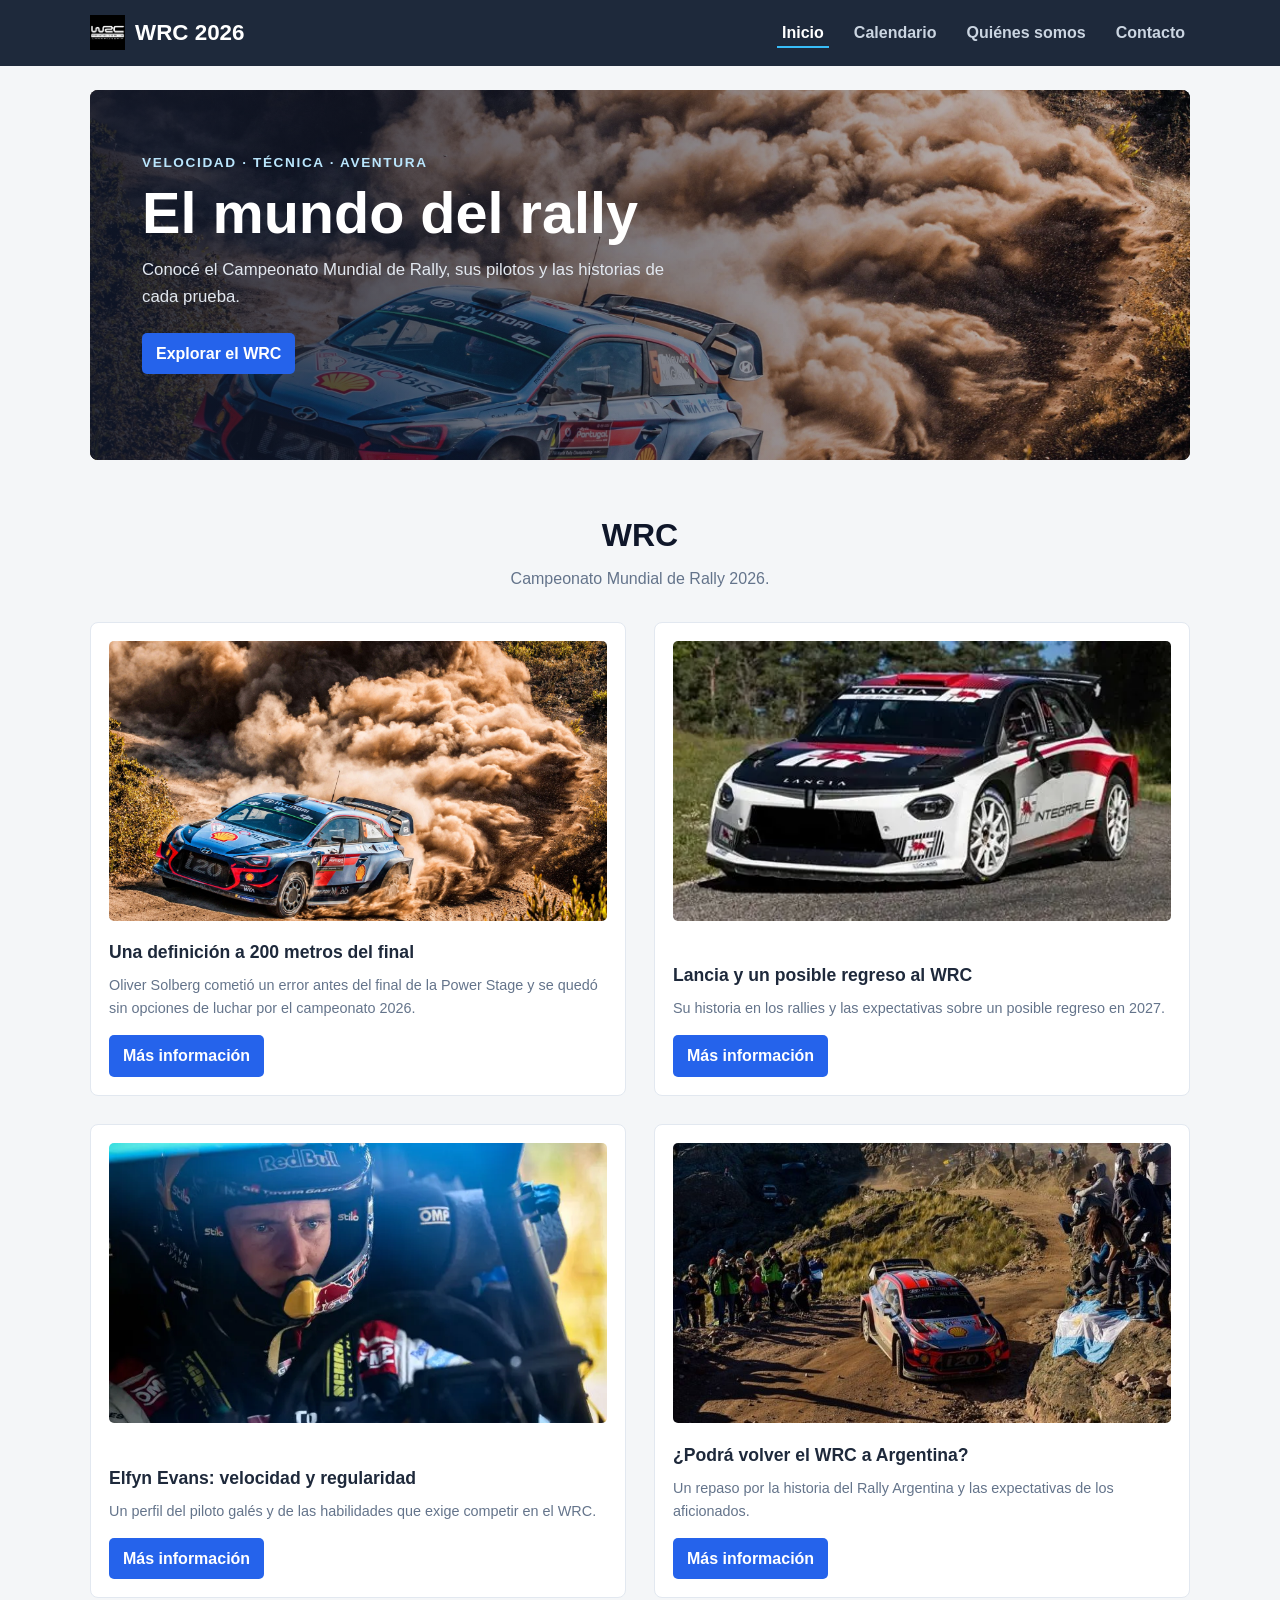
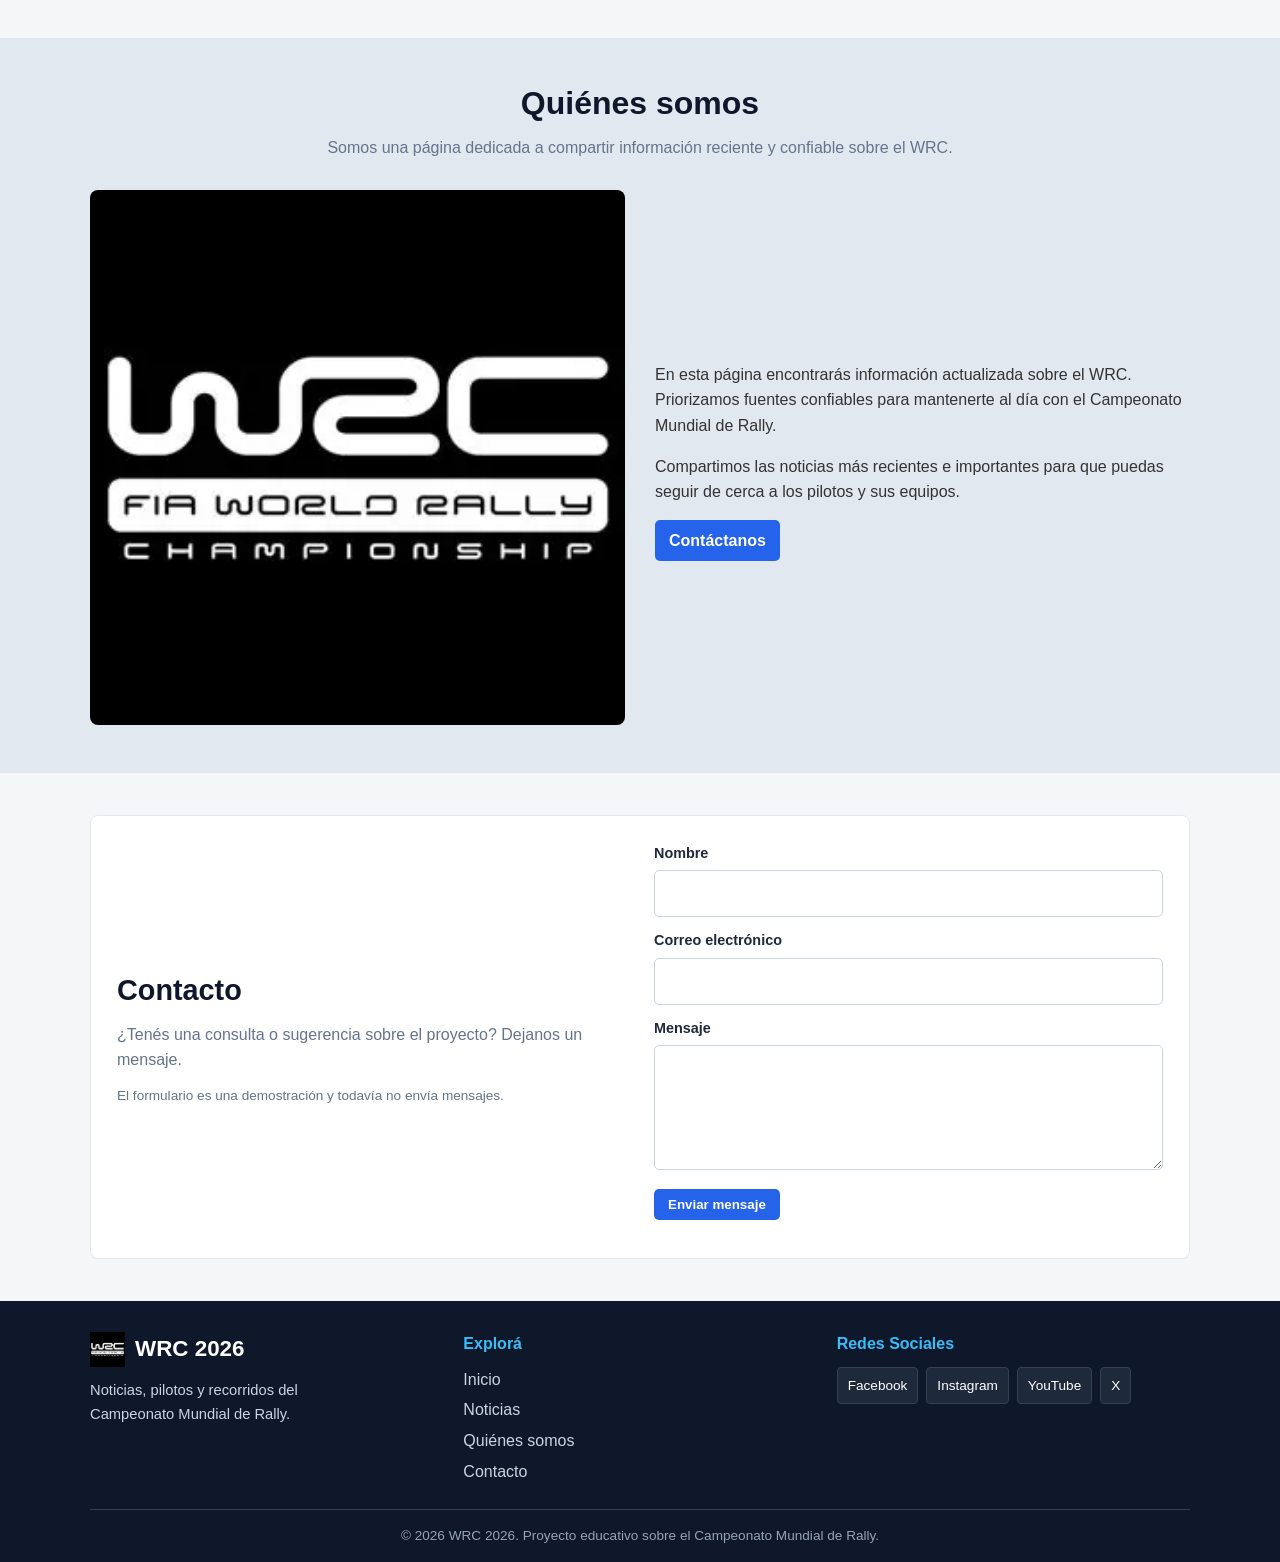
<file: index.html>
<!DOCTYPE html>
<html lang="es">
<head>
  <meta charset="UTF-8">
  <meta name="viewport" content="width=device-width, initial-scale=1.0">
  <meta name="description" content="Información sobre el Campeonato Mundial de Rally, sus pilotos y sus pruebas.">
  <title>WRC 2026 | Campeonato Mundial de Rally</title>
  <link rel="stylesheet" href="styles.css">
</head>
<body>
  <header class="header">
    <div class="container navbar">
      <a href="#home" class="logo-container">
        <img src="imagenes/logo.webp" alt="WRC Logo" class="logo-icon">
        <span class="logo-text">WRC 2026</span>
      </a>
      <nav>
        <ul class="nav-links">
          <li><a href="#home" class="active">Inicio</a></li>
          <li><a href="#productos">Calendario</a></li>
          <li><a href="#quienes-somos">Quiénes somos</a></li>
          <li><a href="#contacto">Contacto</a></li>
        </ul>
      </nav>
    </div>
  </header>

  <section id="home" class="banner-section">
    <div class="container">
      <div class="banner-card">
        <img src="imagenes/wrc1.jpg" alt="Auto de rally en plena competencia" class="banner-img">
        <div class="banner-content">
          <p class="banner-eyebrow">Velocidad · técnica · aventura</p>
          <h1>El mundo del rally</h1>
          <p>Conocé el Campeonato Mundial de Rally, sus pilotos y las historias de cada prueba.</p>
          <a href="#productos" class="btn-primary">Explorar el WRC</a>
        </div>
      </div>
    </div>
  </section>

  <section id="productos" class="productos-section">
    <div class="container">
      <h2 class="section-title">WRC</h2>
      <p class="section-subtitle">Campeonato Mundial de Rally 2026.</p>
      <div class="productos-flex-container">
        <article class="producto-card">
          <a href="oliver-solberg.html" class="producto-img-wrapper" title="Ver información sobre Oliver Solberg">
            <span class="badge-offer">2026</span>
            <img src="imagenes/wrc1.jpg" alt="Auto Toyota durante una prueba de rally">
          </a>
          <div class="producto-info">
            <h3 class="producto-titulo">Una definición a 200 metros del final</h3>
            <p class="producto-descripcion">Oliver Solberg cometió un error antes del final de la Power Stage y se quedó sin opciones de luchar por el campeonato 2026.</p>
            <div class="producto-footer"><a href="oliver-solberg.html" class="btn-primary">Más información</a></div>
          </div>
        </article>
        <article class="producto-card">
          <a href="lancia-regreso-wrc.html" class="producto-img-wrapper" title="Conocer la historia de Lancia en el rally">
            <span class="badge-offer">Nuevo</span>
            <img src="imagenes/lancia.webp" alt="Lancia">
          </a>
          <div class="producto-info">
            <h3 class="producto-titulo">Lancia y un posible regreso al WRC</h3>
            <p class="producto-descripcion">Su historia en los rallies y las expectativas sobre un posible regreso en 2027.</p>
            <div class="producto-footer"><a href="lancia-regreso-wrc.html" class="btn-primary">Más información</a></div>
          </div>
        </article>
        <article class="producto-card">
          <a href="elfyn-evans.html" class="producto-img-wrapper" title="Leer sobre Elfyn Evans">
            <span class="badge-offer">Popular</span>
            <img src="imagenes/elfyn evan.webp" alt="Elfyn Evans, piloto de rally">
          </a>
          <div class="producto-info">
            <h3 class="producto-titulo">Elfyn Evans: velocidad y regularidad</h3>
            <p class="producto-descripcion">Un perfil del piloto galés y de las habilidades que exige competir en el WRC.</p>
            <div class="producto-footer"><a href="elfyn-evans.html" class="btn-primary">Más información</a></div>
          </div>
        </article>
        <article class="producto-card">
          <a href="rally-argentina.html" class="producto-img-wrapper" title="Información sobre el rally en Argentina">
            <img src="imagenes/argentina wrc.jpg" alt="Paisaje de una prueba de rally en Argentina">
          </a>
          <div class="producto-info">
            <h3 class="producto-titulo">¿Podrá volver el WRC a Argentina?</h3>
            <p class="producto-descripcion">Un repaso por la historia del Rally Argentina y las expectativas de los aficionados.</p>
            <div class="producto-footer"><a href="rally-argentina.html" class="btn-primary">Más información</a></div>
          </div>
        </article>
      </div>
    </div>
  </section>

  <section id="quienes-somos" class="about-section">
    <div class="container">
      <h2 class="section-title">Quiénes somos</h2>
      <p class="section-subtitle">Somos una página dedicada a compartir información reciente y confiable sobre el WRC.</p>
      <div class="about-flex-container">
        <div class="about-img-box"><img src="imagenes/logo.webp" alt="Imagen Quiénes Somos"></div>
        <div class="about-content">
          <p>En esta página encontrarás información actualizada sobre el WRC. Priorizamos fuentes confiables para mantenerte al día con el Campeonato Mundial de Rally.</p>
          <p>Compartimos las noticias más recientes e importantes para que puedas seguir de cerca a los pilotos y sus equipos.</p>
          <a href="#contacto" class="btn-primary">Contáctanos</a>
        </div>
      </div>
    </div>
  </section>

  <section id="contacto" class="contacto-section">
    <div class="container">
      <div class="contacto-panel">
        <div class="contacto-copy">
          <h2>Contacto</h2>
          <p>¿Tenés una consulta o sugerencia sobre el proyecto? Dejanos un mensaje.</p>
          <p class="contacto-note">El formulario es una demostración y todavía no envía mensajes.</p>
        </div>
        <form class="contacto-form" id="contacto-form">
          <div class="form-group">
            <label for="contacto-nombre">Nombre</label>
            <input type="text" id="contacto-nombre" name="nombre" autocomplete="name" required>
          </div>
          <div class="form-group">
            <label for="contacto-email">Correo electrónico</label>
            <input type="email" id="contacto-email" name="email" autocomplete="email" required>
          </div>
          <div class="form-group">
            <label for="contacto-mensaje">Mensaje</label>
            <textarea id="contacto-mensaje" name="mensaje" rows="4" required></textarea>
          </div>
          <button type="submit" class="btn-primary">Enviar mensaje</button>
          <p id="contacto-status" class="contacto-status" role="status" aria-live="polite"></p>
        </form>
      </div>
    </div>
  </section>

  <footer class="footer">
    <div class="container">
      <div class="footer-flex-container">
        <div class="footer-col">
          <a href="index.html#home" class="logo-container footer-logo">
            <img src="imagenes/logo.webp" alt="" class="logo-icon">
            <span class="logo-text">WRC 2026</span>
          </a>
          <p class="footer-description">Noticias, pilotos y recorridos del Campeonato Mundial de Rally.</p>
        </div>
        <div class="footer-col">
          <h4>Explorá</h4>
          <ul class="footer-links">
            <li><a href="index.html#home">Inicio</a></li>
            <li><a href="index.html#productos">Noticias</a></li>
            <li><a href="index.html#quienes-somos">Quiénes somos</a></li>
            <li><a href="index.html#contacto">Contacto</a></li>
          </ul>
        </div>
        <div class="footer-col">
          <h4>Redes Sociales</h4>
          <div class="social-links">
            <a href="https://www.facebook.com/" target="_blank" rel="noopener noreferrer" class="social-btn">Facebook</a>
            <a href="https://www.instagram.com/" target="_blank" rel="noopener noreferrer" class="social-btn">Instagram</a>
            <a href="https://www.youtube.com/" target="_blank" rel="noopener noreferrer" class="social-btn">YouTube</a>
            <a href="https://www.x.com/" target="_blank" rel="noopener noreferrer" class="social-btn">X</a>
          </div>
        </div>
      </div>
      <div class="footer-bottom"><p>&copy; 2026 WRC 2026. Proyecto educativo sobre el Campeonato Mundial de Rally.</p></div>
    </div>
  </footer>
  <script>
    document.getElementById("contacto-form").addEventListener("submit", function (event) {
      event.preventDefault();
      document.getElementById("contacto-status").textContent =
        "No se envió el mensaje: este formulario aún no está conectado a un servicio de envío.";
    });
  </script>
</body>
</html>
</file>
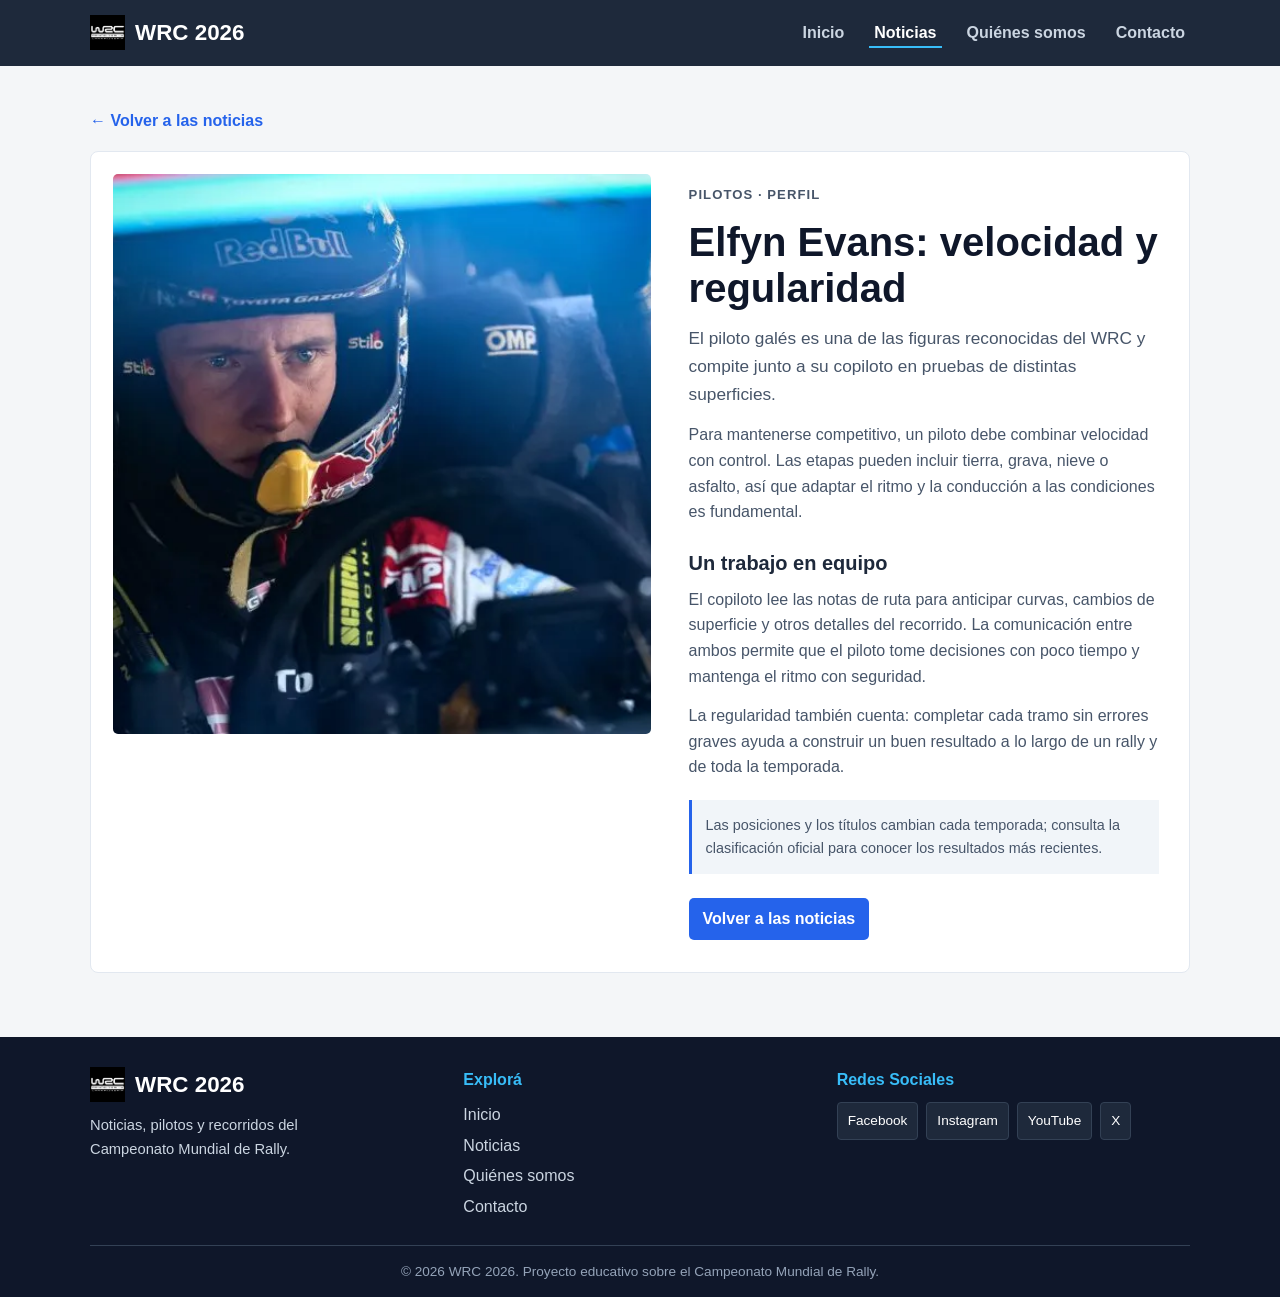
<file: elfyn-evans.html>
<!DOCTYPE html>
<html lang="es">
<head>
  <meta charset="UTF-8">
  <meta name="viewport" content="width=device-width, initial-scale=1.0">
  <meta name="description" content="Un perfil de Elfyn Evans y las habilidades que exige competir en el Campeonato Mundial de Rally.">
  <title>Elfyn Evans: velocidad y regularidad | WRC 2026</title>
  <link rel="stylesheet" href="styles.css">
</head>
<body>
  <header class="header">
    <div class="container navbar">
      <a href="index.html#home" class="logo-container"><img src="imagenes/logo.webp" alt="" class="logo-icon"><span class="logo-text">WRC 2026</span></a>
      <nav aria-label="Navegación principal">
        <ul class="nav-links">
          <li><a href="index.html#home">Inicio</a></li>
          <li><a href="index.html#productos" class="active">Noticias</a></li>
          <li><a href="index.html#quienes-somos">Quiénes somos</a></li>
          <li><a href="index.html#contacto">Contacto</a></li>
        </ul>
      </nav>
    </div>
  </header>
  <main class="article-section">
    <div class="container">
      <a href="index.html#productos" class="back-btn article-back">← Volver a las noticias</a>
      <article class="article-layout">
        <img src="imagenes/elfyn evan.webp" alt="Elfyn Evans, piloto de rally" class="article-image">
        <div class="article-content">
          <p class="article-category">Pilotos · Perfil</p>
          <h1 class="article-title">Elfyn Evans: velocidad y regularidad</h1>
          <p class="article-lead">El piloto galés es una de las figuras reconocidas del WRC y compite junto a su copiloto en pruebas de distintas superficies.</p>
          <p>Para mantenerse competitivo, un piloto debe combinar velocidad con control. Las etapas pueden incluir tierra, grava, nieve o asfalto, así que adaptar el ritmo y la conducción a las condiciones es fundamental.</p>
          <h2>Un trabajo en equipo</h2>
          <p>El copiloto lee las notas de ruta para anticipar curvas, cambios de superficie y otros detalles del recorrido. La comunicación entre ambos permite que el piloto tome decisiones con poco tiempo y mantenga el ritmo con seguridad.</p>
          <p>La regularidad también cuenta: completar cada tramo sin errores graves ayuda a construir un buen resultado a lo largo de un rally y de toda la temporada.</p>
          <p class="article-note">Las posiciones y los títulos cambian cada temporada; consulta la clasificación oficial para conocer los resultados más recientes.</p>
          <div class="article-footer"><a href="index.html#productos" class="btn-primary">Volver a las noticias</a></div>
        </div>
      </article>
    </div>
  </main>
  <footer class="footer">
    <div class="container">
      <div class="footer-flex-container">
        <div class="footer-col">
          <a href="index.html#home" class="logo-container footer-logo"><img src="imagenes/logo.webp" alt="" class="logo-icon"><span class="logo-text">WRC 2026</span></a>
          <p class="footer-description">Noticias, pilotos y recorridos del Campeonato Mundial de Rally.</p>
        </div>
        <div class="footer-col">
          <h4>Explorá</h4>
          <ul class="footer-links">
            <li><a href="index.html#home">Inicio</a></li><li><a href="index.html#productos">Noticias</a></li>
            <li><a href="index.html#quienes-somos">Quiénes somos</a></li><li><a href="index.html#contacto">Contacto</a></li>
          </ul>
        </div>
        <div class="footer-col">
          <h4>Redes Sociales</h4>
          <div class="social-links">
            <a href="https://www.facebook.com/" target="_blank" rel="noopener noreferrer" class="social-btn">Facebook</a>
            <a href="https://www.instagram.com/" target="_blank" rel="noopener noreferrer" class="social-btn">Instagram</a>
            <a href="https://www.youtube.com/" target="_blank" rel="noopener noreferrer" class="social-btn">YouTube</a>
            <a href="https://www.x.com/" target="_blank" rel="noopener noreferrer" class="social-btn">X</a>
          </div>
        </div>
      </div>
      <div class="footer-bottom"><p>&copy; 2026 WRC 2026. Proyecto educativo sobre el Campeonato Mundial de Rally.</p></div>
    </div>
  </footer>
</body>
</html>
</file>
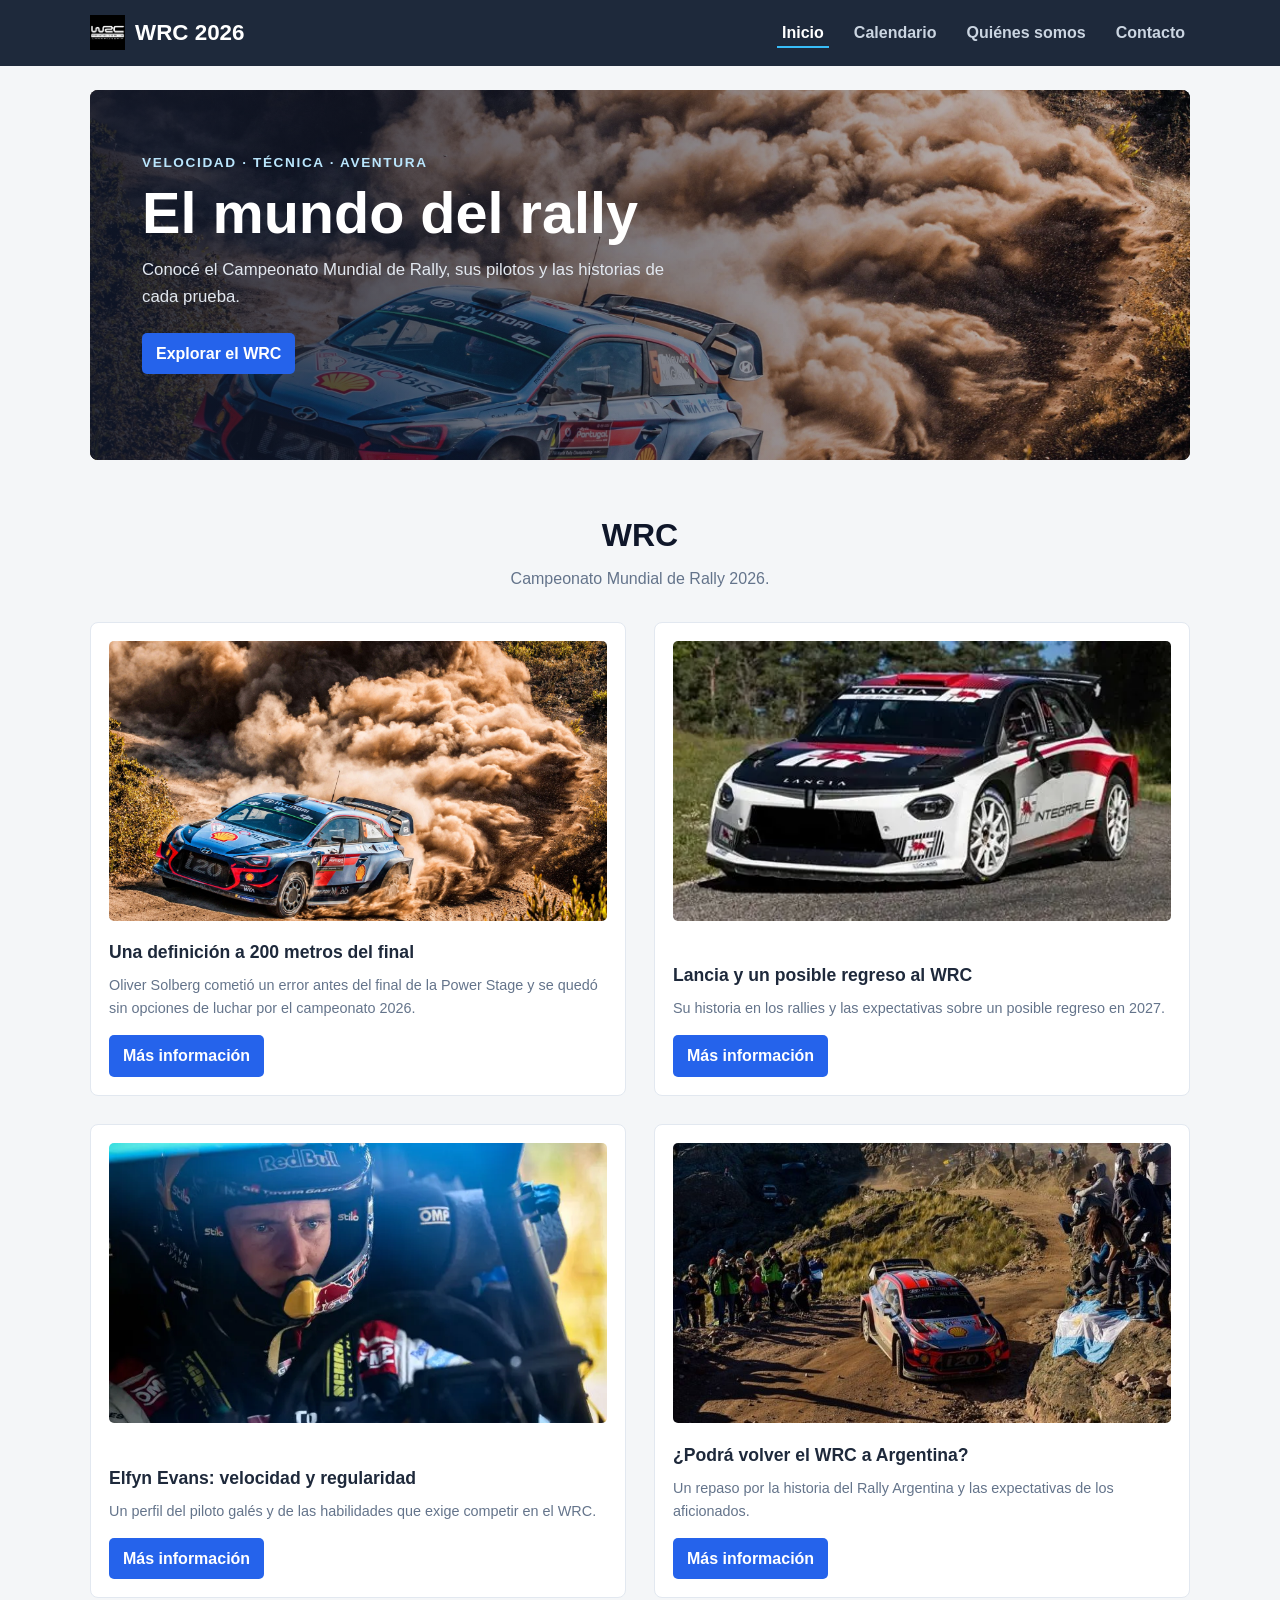
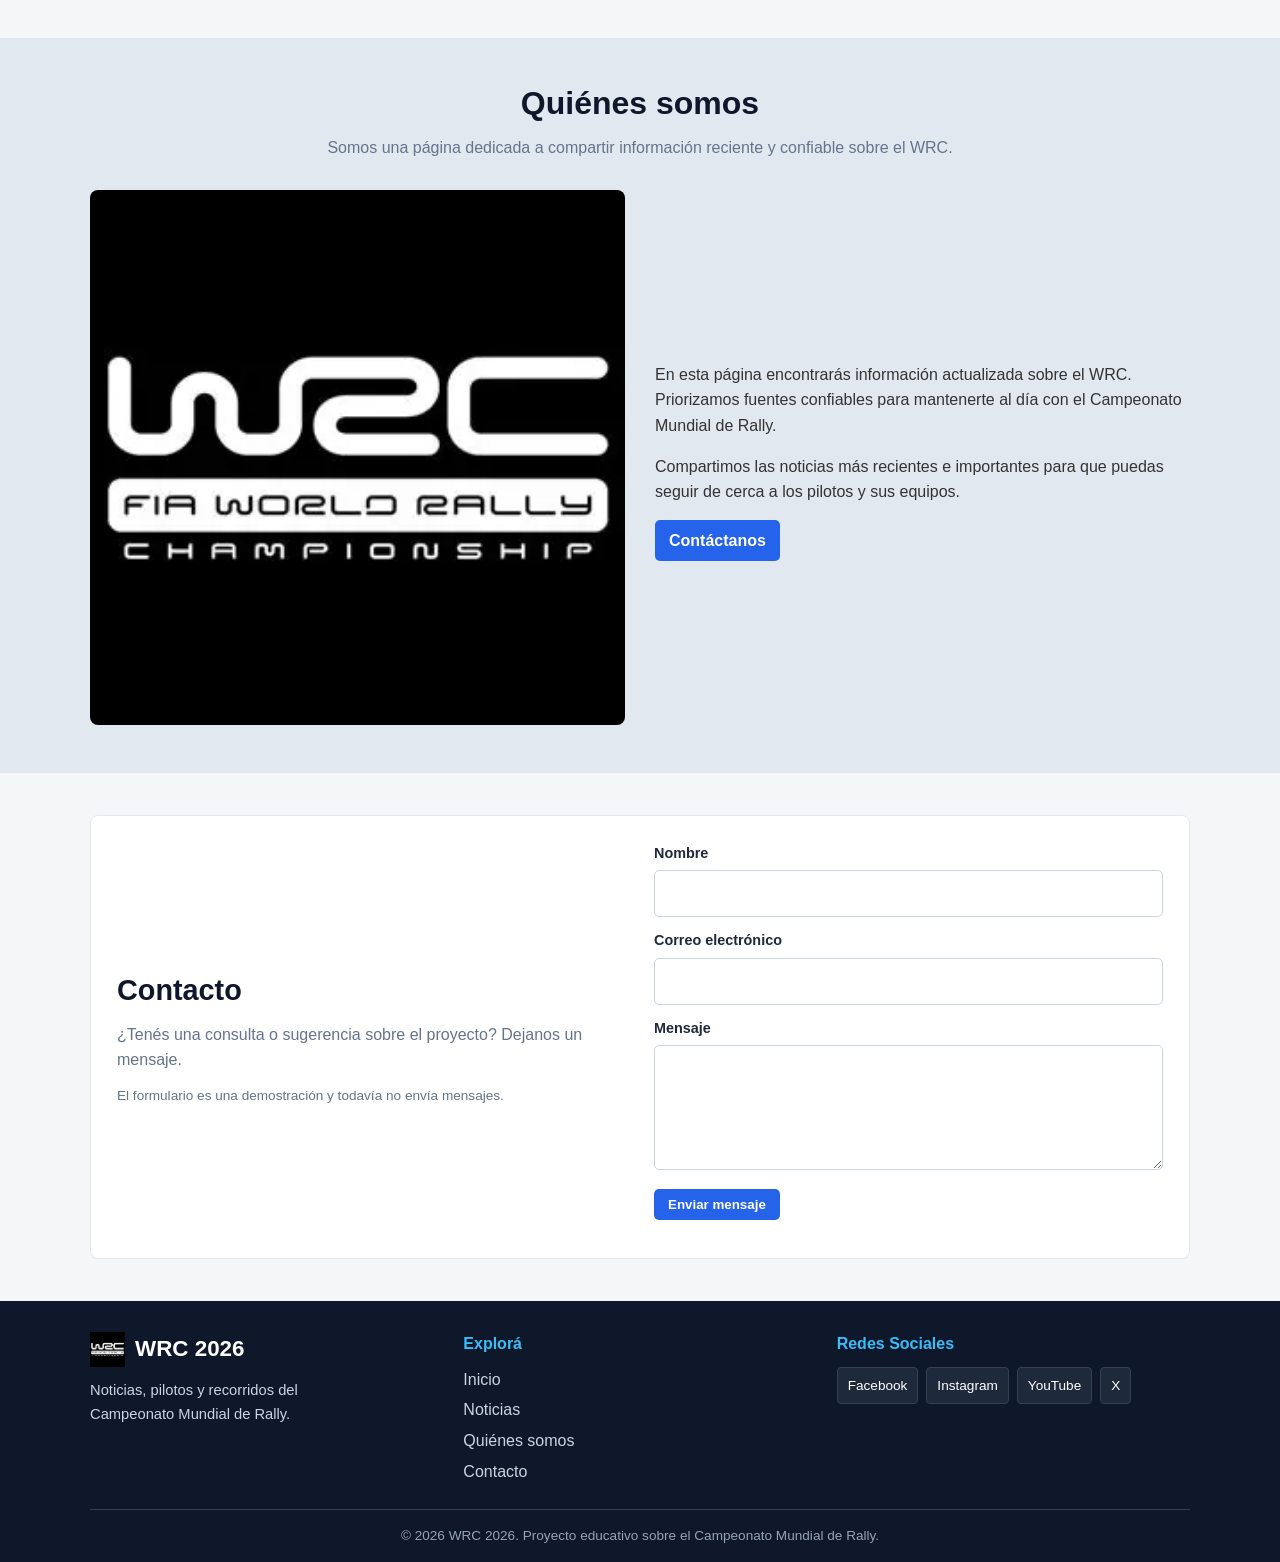
<file: index wrc.html>
<!DOCTYPE html>
<html lang="es">
<head>
  <meta charset="UTF-8">
  <meta name="viewport" content="width=device-width, initial-scale=1.0">
  <meta name="description" content="Información sobre el Campeonato Mundial de Rally, sus pilotos y sus pruebas.">
  <title>WRC 2026 | Campeonato Mundial de Rally</title>
  <link rel="stylesheet" href="styles.css">
</head>
<body>
  <header class="header">
    <div class="container navbar">
      <a href="#home" class="logo-container">
        <img src="imagenes/logo.webp" alt="WRC Logo" class="logo-icon">
        <span class="logo-text">WRC 2026</span>
      </a>
      <nav>
        <ul class="nav-links">
          <li><a href="#home" class="active">Inicio</a></li>
          <li><a href="#productos">Calendario</a></li>
          <li><a href="#quienes-somos">Quiénes somos</a></li>
          <li><a href="#contacto">Contacto</a></li>
        </ul>
      </nav>
    </div>
  </header>

  <section id="home" class="banner-section">
    <div class="container">
      <div class="banner-card">
        <img src="imagenes/wrc1.jpg" alt="Auto de rally en plena competencia" class="banner-img">
        <div class="banner-content">
          <p class="banner-eyebrow">Velocidad · técnica · aventura</p>
          <h1>El mundo del rally</h1>
          <p>Conocé el Campeonato Mundial de Rally, sus pilotos y las historias de cada prueba.</p>
          <a href="#productos" class="btn-primary">Explorar el WRC</a>
        </div>
      </div>
    </div>
  </section>

  <section id="productos" class="productos-section">
    <div class="container">
      <h2 class="section-title">WRC</h2>
      <p class="section-subtitle">Campeonato Mundial de Rally 2026.</p>
      <div class="productos-flex-container">
        <article class="producto-card">
          <a href="oliver-solberg.html" class="producto-img-wrapper" title="Ver información sobre Oliver Solberg">
            <span class="badge-offer">2026</span>
            <img src="imagenes/wrc1.jpg" alt="Auto Toyota durante una prueba de rally">
          </a>
          <div class="producto-info">
            <h3 class="producto-titulo">Una definición a 200 metros del final</h3>
            <p class="producto-descripcion">Oliver Solberg cometió un error antes del final de la Power Stage y se quedó sin opciones de luchar por el campeonato 2026.</p>
            <div class="producto-footer"><a href="oliver-solberg.html" class="btn-primary">Más información</a></div>
          </div>
        </article>
        <article class="producto-card">
          <a href="lancia-regreso-wrc.html" class="producto-img-wrapper" title="Conocer la historia de Lancia en el rally">
            <span class="badge-offer">Nuevo</span>
            <img src="imagenes/lancia.webp" alt="Lancia">
          </a>
          <div class="producto-info">
            <h3 class="producto-titulo">Lancia y un posible regreso al WRC</h3>
            <p class="producto-descripcion">Su historia en los rallies y las expectativas sobre un posible regreso en 2027.</p>
            <div class="producto-footer"><a href="lancia-regreso-wrc.html" class="btn-primary">Más información</a></div>
          </div>
        </article>
        <article class="producto-card">
          <a href="elfyn-evans.html" class="producto-img-wrapper" title="Leer sobre Elfyn Evans">
            <span class="badge-offer">Popular</span>
            <img src="imagenes/elfyn evan.webp" alt="Elfyn Evans, piloto de rally">
          </a>
          <div class="producto-info">
            <h3 class="producto-titulo">Elfyn Evans: velocidad y regularidad</h3>
            <p class="producto-descripcion">Un perfil del piloto galés y de las habilidades que exige competir en el WRC.</p>
            <div class="producto-footer"><a href="elfyn-evans.html" class="btn-primary">Más información</a></div>
          </div>
        </article>
        <article class="producto-card">
          <a href="rally-argentina.html" class="producto-img-wrapper" title="Información sobre el rally en Argentina">
            <img src="imagenes/argentina wrc.jpg" alt="Paisaje de una prueba de rally en Argentina">
          </a>
          <div class="producto-info">
            <h3 class="producto-titulo">¿Podrá volver el WRC a Argentina?</h3>
            <p class="producto-descripcion">Un repaso por la historia del Rally Argentina y las expectativas de los aficionados.</p>
            <div class="producto-footer"><a href="rally-argentina.html" class="btn-primary">Más información</a></div>
          </div>
        </article>
      </div>
    </div>
  </section>

  <section id="quienes-somos" class="about-section">
    <div class="container">
      <h2 class="section-title">Quiénes somos</h2>
      <p class="section-subtitle">Somos una página dedicada a compartir información reciente y confiable sobre el WRC.</p>
      <div class="about-flex-container">
        <div class="about-img-box"><img src="imagenes/logo.webp" alt="Imagen Quiénes Somos"></div>
        <div class="about-content">
          <p>En esta página encontrarás información actualizada sobre el WRC. Priorizamos fuentes confiables para mantenerte al día con el Campeonato Mundial de Rally.</p>
          <p>Compartimos las noticias más recientes e importantes para que puedas seguir de cerca a los pilotos y sus equipos.</p>
          <a href="#contacto" class="btn-primary">Contáctanos</a>
        </div>
      </div>
    </div>
  </section>

  <section id="contacto" class="contacto-section">
    <div class="container">
      <div class="contacto-panel">
        <div class="contacto-copy">
          <h2>Contacto</h2>
          <p>¿Tenés una consulta o sugerencia sobre el proyecto? Dejanos un mensaje.</p>
          <p class="contacto-note">El formulario es una demostración y todavía no envía mensajes.</p>
        </div>
        <form class="contacto-form" id="contacto-form">
          <div class="form-group">
            <label for="contacto-nombre">Nombre</label>
            <input type="text" id="contacto-nombre" name="nombre" autocomplete="name" required>
          </div>
          <div class="form-group">
            <label for="contacto-email">Correo electrónico</label>
            <input type="email" id="contacto-email" name="email" autocomplete="email" required>
          </div>
          <div class="form-group">
            <label for="contacto-mensaje">Mensaje</label>
            <textarea id="contacto-mensaje" name="mensaje" rows="4" required></textarea>
          </div>
          <button type="submit" class="btn-primary">Enviar mensaje</button>
          <p id="contacto-status" class="contacto-status" role="status" aria-live="polite"></p>
        </form>
      </div>
    </div>
  </section>

  <footer class="footer">
    <div class="container">
      <div class="footer-flex-container">
        <div class="footer-col">
          <a href="index wrc.html#home" class="logo-container footer-logo">
            <img src="imagenes/logo.webp" alt="" class="logo-icon">
            <span class="logo-text">WRC 2026</span>
          </a>
          <p class="footer-description">Noticias, pilotos y recorridos del Campeonato Mundial de Rally.</p>
        </div>
        <div class="footer-col">
          <h4>Explorá</h4>
          <ul class="footer-links">
            <li><a href="index wrc.html#home">Inicio</a></li>
            <li><a href="index wrc.html#productos">Noticias</a></li>
            <li><a href="index wrc.html#quienes-somos">Quiénes somos</a></li>
            <li><a href="index wrc.html#contacto">Contacto</a></li>
          </ul>
        </div>
        <div class="footer-col">
          <h4>Redes Sociales</h4>
          <div class="social-links">
            <a href="https://www.facebook.com/" target="_blank" rel="noopener noreferrer" class="social-btn">Facebook</a>
            <a href="https://www.instagram.com/" target="_blank" rel="noopener noreferrer" class="social-btn">Instagram</a>
            <a href="https://www.youtube.com/" target="_blank" rel="noopener noreferrer" class="social-btn">YouTube</a>
            <a href="https://www.x.com/" target="_blank" rel="noopener noreferrer" class="social-btn">X</a>
          </div>
        </div>
      </div>
      <div class="footer-bottom"><p>&copy; 2026 WRC 2026. Proyecto educativo sobre el Campeonato Mundial de Rally.</p></div>
    </div>
  </footer>
  <script>
    document.getElementById("contacto-form").addEventListener("submit", function (event) {
      event.preventDefault();
      document.getElementById("contacto-status").textContent =
        "No se envió el mensaje: este formulario aún no está conectado a un servicio de envío.";
    });
  </script>
</body>
</html>
</file>
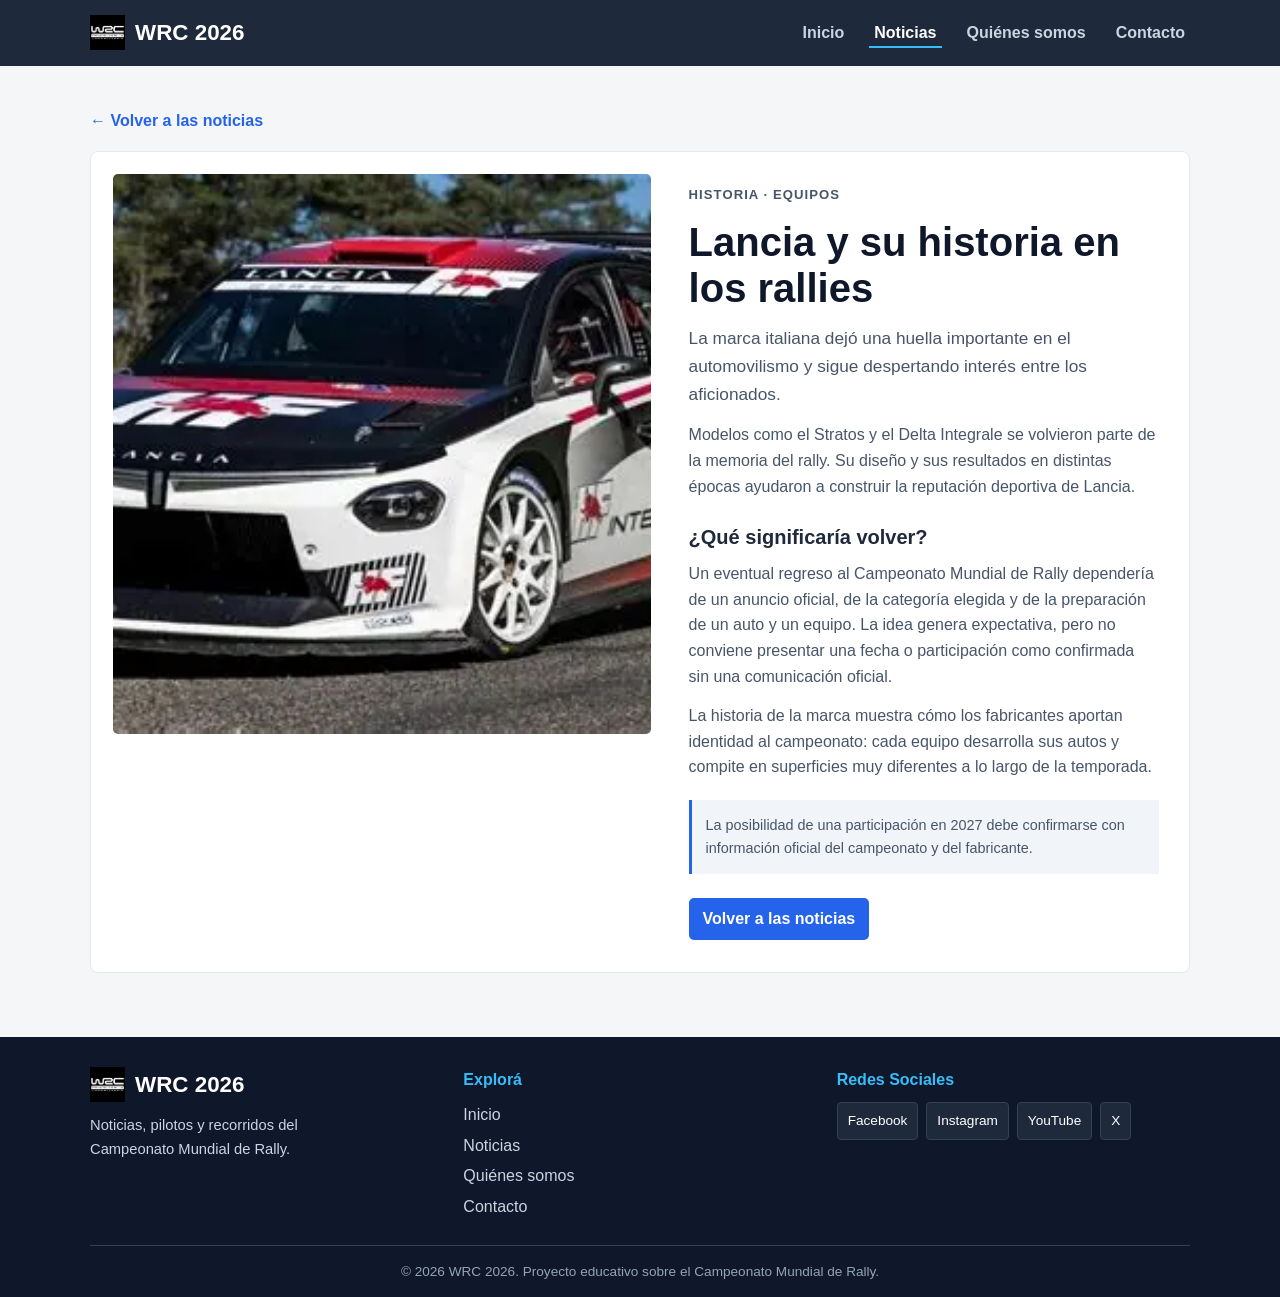
<file: lancia-regreso-wrc.html>
<!DOCTYPE html>
<html lang="es">
<head>
  <meta charset="UTF-8">
  <meta name="viewport" content="width=device-width, initial-scale=1.0">
  <meta name="description" content="La historia de Lancia en los rallies y las expectativas sobre un posible regreso al WRC.">
  <title>Lancia y el posible regreso al WRC | WRC 2026</title>
  <link rel="stylesheet" href="styles.css">
</head>
<body>
  <header class="header">
    <div class="container navbar">
      <a href="index.html#home" class="logo-container"><img src="imagenes/logo.webp" alt="" class="logo-icon"><span class="logo-text">WRC 2026</span></a>
      <nav aria-label="Navegación principal">
        <ul class="nav-links">
          <li><a href="index.html#home">Inicio</a></li>
          <li><a href="index.html#productos" class="active">Noticias</a></li>
          <li><a href="index.html#quienes-somos">Quiénes somos</a></li>
          <li><a href="index.html#contacto">Contacto</a></li>
        </ul>
      </nav>
    </div>
  </header>
  <main class="article-section">
    <div class="container">
      <a href="index.html#productos" class="back-btn article-back">← Volver a las noticias</a>
      <article class="article-layout">
        <img src="imagenes/lancia.webp" alt="Auto Lancia asociado a la historia de los rallies" class="article-image">
        <div class="article-content">
          <p class="article-category">Historia · Equipos</p>
          <h1 class="article-title">Lancia y su historia en los rallies</h1>
          <p class="article-lead">La marca italiana dejó una huella importante en el automovilismo y sigue despertando interés entre los aficionados.</p>
          <p>Modelos como el Stratos y el Delta Integrale se volvieron parte de la memoria del rally. Su diseño y sus resultados en distintas épocas ayudaron a construir la reputación deportiva de Lancia.</p>
          <h2>¿Qué significaría volver?</h2>
          <p>Un eventual regreso al Campeonato Mundial de Rally dependería de un anuncio oficial, de la categoría elegida y de la preparación de un auto y un equipo. La idea genera expectativa, pero no conviene presentar una fecha o participación como confirmada sin una comunicación oficial.</p>
          <p>La historia de la marca muestra cómo los fabricantes aportan identidad al campeonato: cada equipo desarrolla sus autos y compite en superficies muy diferentes a lo largo de la temporada.</p>
          <p class="article-note">La posibilidad de una participación en 2027 debe confirmarse con información oficial del campeonato y del fabricante.</p>
          <div class="article-footer"><a href="index.html#productos" class="btn-primary">Volver a las noticias</a></div>
        </div>
      </article>
    </div>
  </main>
  <footer class="footer">
    <div class="container">
      <div class="footer-flex-container">
        <div class="footer-col">
          <a href="index.html#home" class="logo-container footer-logo"><img src="imagenes/logo.webp" alt="" class="logo-icon"><span class="logo-text">WRC 2026</span></a>
          <p class="footer-description">Noticias, pilotos y recorridos del Campeonato Mundial de Rally.</p>
        </div>
        <div class="footer-col">
          <h4>Explorá</h4>
          <ul class="footer-links">
            <li><a href="index.html#home">Inicio</a></li><li><a href="index.html#productos">Noticias</a></li>
            <li><a href="index.html#quienes-somos">Quiénes somos</a></li><li><a href="index.html#contacto">Contacto</a></li>
          </ul>
        </div>
        <div class="footer-col">
          <h4>Redes Sociales</h4>
          <div class="social-links">
            <a href="https://www.facebook.com/" target="_blank" rel="noopener noreferrer" class="social-btn">Facebook</a>
            <a href="https://www.instagram.com/" target="_blank" rel="noopener noreferrer" class="social-btn">Instagram</a>
            <a href="https://www.youtube.com/" target="_blank" rel="noopener noreferrer" class="social-btn">YouTube</a>
            <a href="https://www.x.com/" target="_blank" rel="noopener noreferrer" class="social-btn">X</a>
          </div>
        </div>
      </div>
      <div class="footer-bottom"><p>&copy; 2026 WRC 2026. Proyecto educativo sobre el Campeonato Mundial de Rally.</p></div>
    </div>
  </footer>
</body>
</html>
</file>
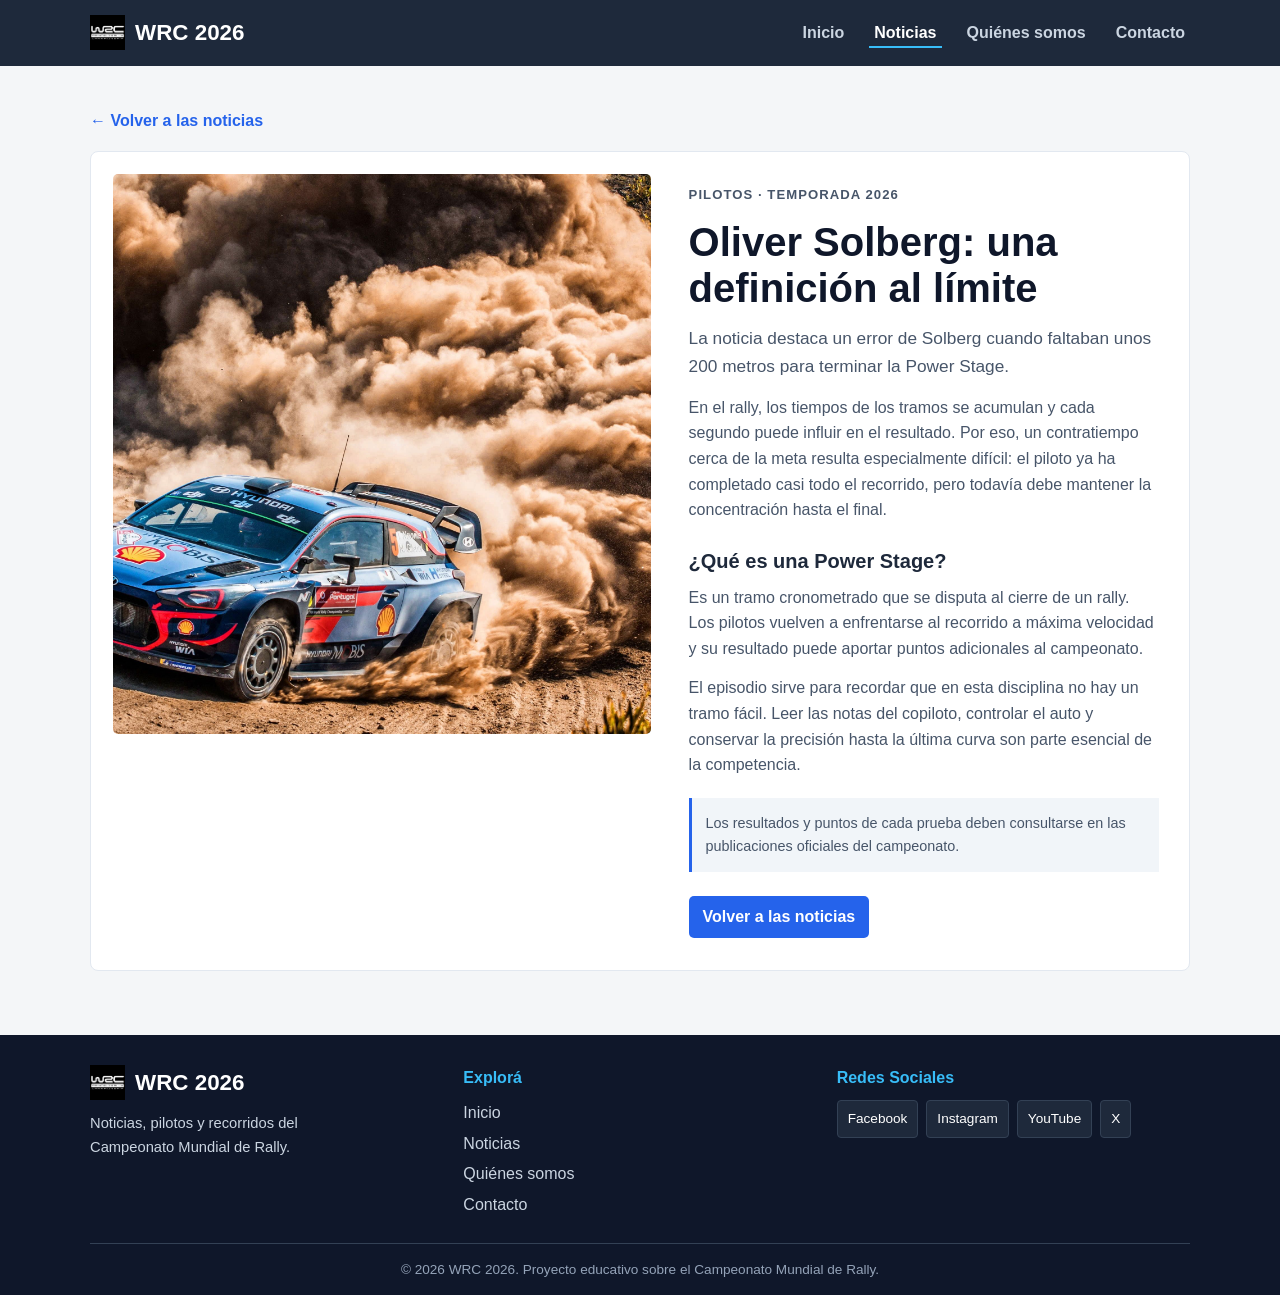
<file: oliver-solberg.html>
<!DOCTYPE html>
<html lang="es">
<head>
  <meta charset="UTF-8">
  <meta name="viewport" content="width=device-width, initial-scale=1.0">
  <meta name="description" content="Una mirada a Oliver Solberg y a la importancia de los últimos metros en una Power Stage.">
  <title>Oliver Solberg: una definición al límite | WRC 2026</title>
  <link rel="stylesheet" href="styles.css">
</head>
<body>
  <header class="header">
    <div class="container navbar">
      <a href="index.html#home" class="logo-container"><img src="imagenes/logo.webp" alt="" class="logo-icon"><span class="logo-text">WRC 2026</span></a>
      <nav aria-label="Navegación principal">
        <ul class="nav-links">
          <li><a href="index.html#home">Inicio</a></li>
          <li><a href="index.html#productos" class="active">Noticias</a></li>
          <li><a href="index.html#quienes-somos">Quiénes somos</a></li>
          <li><a href="index.html#contacto">Contacto</a></li>
        </ul>
      </nav>
    </div>
  </header>
  <main class="article-section">
    <div class="container">
      <a href="index.html#productos" class="back-btn article-back">← Volver a las noticias</a>
      <article class="article-layout">
        <img src="imagenes/wrc1.jpg" alt="Auto de rally durante una prueba" class="article-image">
        <div class="article-content">
          <p class="article-category">Pilotos · Temporada 2026</p>
          <h1 class="article-title">Oliver Solberg: una definición al límite</h1>
          <p class="article-lead">La noticia destaca un error de Solberg cuando faltaban unos 200 metros para terminar la Power Stage.</p>
          <p>En el rally, los tiempos de los tramos se acumulan y cada segundo puede influir en el resultado. Por eso, un contratiempo cerca de la meta resulta especialmente difícil: el piloto ya ha completado casi todo el recorrido, pero todavía debe mantener la concentración hasta el final.</p>
          <h2>¿Qué es una Power Stage?</h2>
          <p>Es un tramo cronometrado que se disputa al cierre de un rally. Los pilotos vuelven a enfrentarse al recorrido a máxima velocidad y su resultado puede aportar puntos adicionales al campeonato.</p>
          <p>El episodio sirve para recordar que en esta disciplina no hay un tramo fácil. Leer las notas del copiloto, controlar el auto y conservar la precisión hasta la última curva son parte esencial de la competencia.</p>
          <p class="article-note">Los resultados y puntos de cada prueba deben consultarse en las publicaciones oficiales del campeonato.</p>
          <div class="article-footer"><a href="index.html#productos" class="btn-primary">Volver a las noticias</a></div>
        </div>
      </article>
    </div>
  </main>
  <footer class="footer">
    <div class="container">
      <div class="footer-flex-container">
        <div class="footer-col">
          <a href="index.html#home" class="logo-container footer-logo"><img src="imagenes/logo.webp" alt="" class="logo-icon"><span class="logo-text">WRC 2026</span></a>
          <p class="footer-description">Noticias, pilotos y recorridos del Campeonato Mundial de Rally.</p>
        </div>
        <div class="footer-col">
          <h4>Explorá</h4>
          <ul class="footer-links">
            <li><a href="index.html#home">Inicio</a></li><li><a href="index.html#productos">Noticias</a></li>
            <li><a href="index.html#quienes-somos">Quiénes somos</a></li><li><a href="index.html#contacto">Contacto</a></li>
          </ul>
        </div>
        <div class="footer-col">
          <h4>Redes Sociales</h4>
          <div class="social-links">
            <a href="https://www.facebook.com/" target="_blank" rel="noopener noreferrer" class="social-btn">Facebook</a>
            <a href="https://www.instagram.com/" target="_blank" rel="noopener noreferrer" class="social-btn">Instagram</a>
            <a href="https://www.youtube.com/" target="_blank" rel="noopener noreferrer" class="social-btn">YouTube</a>
            <a href="https://www.x.com/" target="_blank" rel="noopener noreferrer" class="social-btn">X</a>
          </div>
        </div>
      </div>
      <div class="footer-bottom"><p>&copy; 2026 WRC 2026. Proyecto educativo sobre el Campeonato Mundial de Rally.</p></div>
    </div>
  </footer>
</body>
</html>
</file>
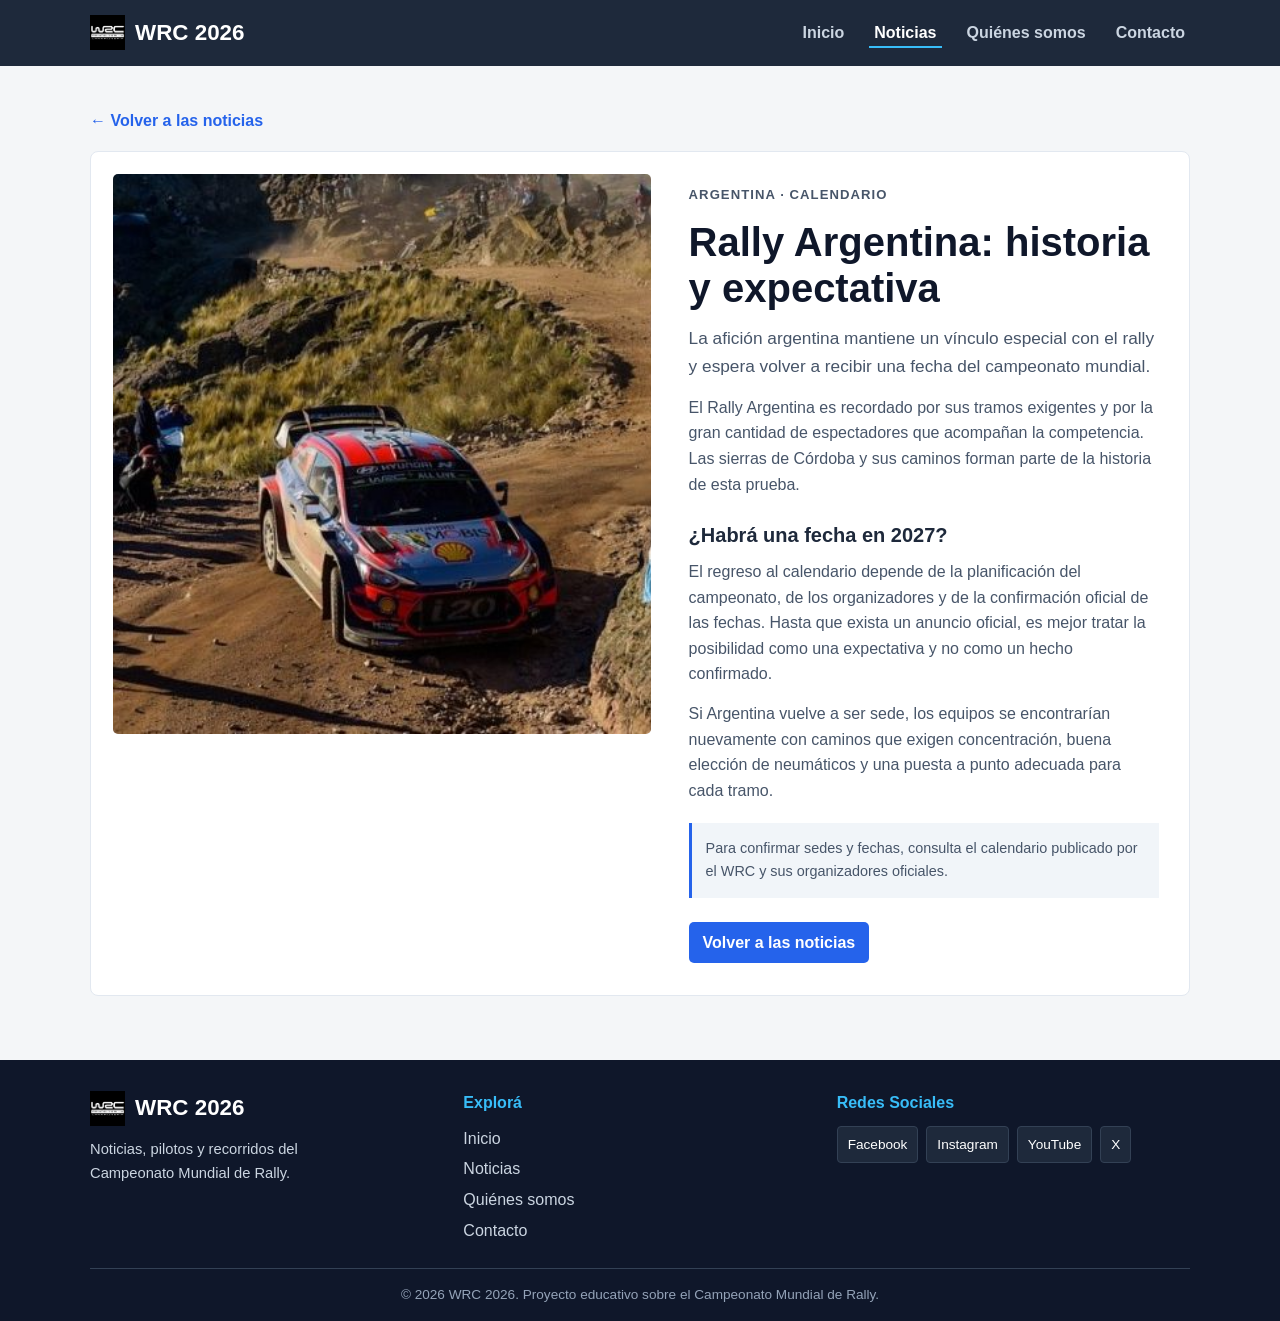
<file: rally-argentina.html>
<!DOCTYPE html>
<html lang="es">
<head>
  <meta charset="UTF-8">
  <meta name="viewport" content="width=device-width, initial-scale=1.0">
  <meta name="description" content="La historia del Rally Argentina y el interés de sus aficionados por volver al calendario del WRC.">
  <title>Rally Argentina y el WRC | WRC 2026</title>
  <link rel="stylesheet" href="styles.css">
</head>
<body>
  <header class="header">
    <div class="container navbar">
      <a href="index.html#home" class="logo-container"><img src="imagenes/logo.webp" alt="" class="logo-icon"><span class="logo-text">WRC 2026</span></a>
      <nav aria-label="Navegación principal">
        <ul class="nav-links">
          <li><a href="index.html#home">Inicio</a></li>
          <li><a href="index.html#productos" class="active">Noticias</a></li>
          <li><a href="index.html#quienes-somos">Quiénes somos</a></li>
          <li><a href="index.html#contacto">Contacto</a></li>
        </ul>
      </nav>
    </div>
  </header>
  <main class="article-section">
    <div class="container">
      <a href="index.html#productos" class="back-btn article-back">← Volver a las noticias</a>
      <article class="article-layout">
        <img src="imagenes/argentina wrc.jpg" alt="Paisaje de una prueba de rally en Argentina" class="article-image">
        <div class="article-content">
          <p class="article-category">Argentina · Calendario</p>
          <h1 class="article-title">Rally Argentina: historia y expectativa</h1>
          <p class="article-lead">La afición argentina mantiene un vínculo especial con el rally y espera volver a recibir una fecha del campeonato mundial.</p>
          <p>El Rally Argentina es recordado por sus tramos exigentes y por la gran cantidad de espectadores que acompañan la competencia. Las sierras de Córdoba y sus caminos forman parte de la historia de esta prueba.</p>
          <h2>¿Habrá una fecha en 2027?</h2>
          <p>El regreso al calendario depende de la planificación del campeonato, de los organizadores y de la confirmación oficial de las fechas. Hasta que exista un anuncio oficial, es mejor tratar la posibilidad como una expectativa y no como un hecho confirmado.</p>
          <p>Si Argentina vuelve a ser sede, los equipos se encontrarían nuevamente con caminos que exigen concentración, buena elección de neumáticos y una puesta a punto adecuada para cada tramo.</p>
          <p class="article-note">Para confirmar sedes y fechas, consulta el calendario publicado por el WRC y sus organizadores oficiales.</p>
          <div class="article-footer"><a href="index.html#productos" class="btn-primary">Volver a las noticias</a></div>
        </div>
      </article>
    </div>
  </main>
  <footer class="footer">
    <div class="container">
      <div class="footer-flex-container">
        <div class="footer-col">
          <a href="index.html#home" class="logo-container footer-logo"><img src="imagenes/logo.webp" alt="" class="logo-icon"><span class="logo-text">WRC 2026</span></a>
          <p class="footer-description">Noticias, pilotos y recorridos del Campeonato Mundial de Rally.</p>
        </div>
        <div class="footer-col">
          <h4>Explorá</h4>
          <ul class="footer-links">
            <li><a href="index.html#home">Inicio</a></li><li><a href="index.html#productos">Noticias</a></li>
            <li><a href="index.html#quienes-somos">Quiénes somos</a></li><li><a href="index.html#contacto">Contacto</a></li>
          </ul>
        </div>
        <div class="footer-col">
          <h4>Redes Sociales</h4>
          <div class="social-links">
            <a href="https://www.facebook.com/" target="_blank" rel="noopener noreferrer" class="social-btn">Facebook</a>
            <a href="https://www.instagram.com/" target="_blank" rel="noopener noreferrer" class="social-btn">Instagram</a>
            <a href="https://www.youtube.com/" target="_blank" rel="noopener noreferrer" class="social-btn">YouTube</a>
            <a href="https://www.x.com/" target="_blank" rel="noopener noreferrer" class="social-btn">X</a>
          </div>
        </div>
      </div>
      <div class="footer-bottom"><p>&copy; 2026 WRC 2026. Proyecto educativo sobre el Campeonato Mundial de Rally.</p></div>
    </div>
  </footer>
</body>
</html>
</file>
<file: styles.css>
* {
  box-sizing: border-box;
  margin: 0;
  padding: 0;
}

body {
  font-family: Arial, Helvetica, sans-serif;
  background-color: #f4f6f8;
  color: #333333;
  line-height: 1.6;
}

a { text-decoration: none; color: inherit; }

.container { width: 90%; max-width: 1100px; margin: 0 auto; }

.header { background-color: #1e293b; color: #ffffff; padding: 15px 0; }
.navbar { display: flex; justify-content: space-between; align-items: center; }
.logo-container { display: flex; align-items: center; gap: 10px; }
.logo-icon { width: 35px; height: 35px; }
.logo-text { font-size: 1.4rem; font-weight: bold; color: #ffffff; }
.nav-links { display: flex; list-style: none; gap: 20px; }
.nav-links a { color: #cbd5e1; font-weight: bold; padding: 5px; }
.nav-links a:hover, .nav-links a.active { color: #ffffff; border-bottom: 2px solid #38bdf8; }

.banner-section { padding: 24px 0 10px; }
.banner-card { position: relative; min-height: 370px; border-radius: 8px; overflow: hidden; background: #0f172a; }
.banner-card::after { content: ""; position: absolute; inset: 0; background: linear-gradient(90deg, rgba(15, 23, 42, 0.88), rgba(15, 23, 42, 0.18)); }
.banner-img { position: absolute; inset: 0; width: 100%; height: 100%; object-fit: cover; object-position: center 55%; }
.banner-content { position: relative; z-index: 1; max-width: 650px; padding: 62px 52px; color: #ffffff; }
.banner-eyebrow { color: #bae6fd; font-size: 0.85rem; font-weight: bold; letter-spacing: 0.12em; text-transform: uppercase; }
.banner-content h1 { margin: 8px 0 12px; font-size: clamp(2.2rem, 5vw, 3.6rem); line-height: 1.1; }
.banner-content > p:not(.banner-eyebrow) { margin-bottom: 22px; color: #e2e8f0; font-size: 1.05rem; }

.section-title { text-align: center; font-size: 2rem; margin-bottom: 5px; color: #0f172a; }
.section-subtitle { text-align: center; color: #64748b; margin-bottom: 30px; }

.productos-section { padding: 40px 0; }
.productos-flex-container { display: grid; grid-template-columns: repeat(2, minmax(0, 1fr)); gap: 28px; }
.producto-card { background-color: #ffffff; border: 1px solid #e2e8f0; border-radius: 8px; width: 100%; padding: 18px; display: flex; flex-direction: column; justify-content: space-between; }
.producto-img-wrapper { display: block; margin-bottom: 10px; }
.producto-img-wrapper img { width: 100%; height: 280px; object-fit: cover; border-radius: 5px; }
.producto-titulo { font-size: 1.1rem; margin-bottom: 8px; color: #1e293b; }
.producto-descripcion { font-size: 0.9rem; color: #64748b; margin-bottom: 15px; }
.producto-footer { display: flex; justify-content: space-between; align-items: center; margin-top: auto; }
.producto-precio { font-size: 1.2rem; font-weight: bold; color: #2563eb; }
.btn-primary { background-color: #2563eb; color: #ffffff; padding: 8px 14px; border: none; border-radius: 5px; font-weight: bold; cursor: pointer; display: inline-block; text-align: center; }
.btn-primary:hover { background-color: #1d4ed8; }
.badge-offer { display: none; }

.about-section { background-color: #e2e8f0; padding: 40px 0; }
.about-flex-container { display: flex; flex-wrap: wrap; align-items: center; gap: 30px; }
.about-img-box { flex: 1 1 300px; }
.about-img-box img { width: 100%; border-radius: 8px; }
.about-content { flex: 1 1 300px; }
.about-content p { margin-bottom: 15px; }

.contacto-section { padding: 42px 0; }
.contacto-panel { display: grid; grid-template-columns: minmax(0, 1fr) minmax(0, 1fr); align-items: center; gap: 28px; padding: 26px; border: 1px solid #e2e8f0; border-radius: 8px; background: #ffffff; }
.contacto-copy h2 { margin-bottom: 8px; color: #0f172a; font-size: 1.8rem; }
.contacto-copy p { max-width: 470px; color: #64748b; }
.contacto-copy .contacto-note { margin-top: 12px; font-size: 0.85rem; }
.contacto-form { display: grid; gap: 12px; }
.form-group label { display: block; margin-bottom: 5px; color: #1e293b; font-size: 0.9rem; font-weight: bold; }
.form-group input, .form-group textarea { width: 100%; padding: 10px 11px; border: 1px solid #cbd5e1; border-radius: 5px; background: #ffffff; color: #1e293b; font: inherit; }
.form-group textarea { min-height: 100px; resize: vertical; }
.form-group input:focus, .form-group textarea:focus { outline: 2px solid #93c5fd; border-color: #2563eb; }
.contacto-form .btn-primary { justify-self: start; }
.contacto-status { color: #9f2d20; font-size: 0.9rem; }

.footer { background-color: #0f172a; color: #ffffff; padding: 30px 0 15px 0; }
.footer-flex-container { display: flex; flex-wrap: wrap; justify-content: space-between; gap: 20px; margin-bottom: 20px; }
.footer-col { flex: 1 1 200px; }
.footer-col h4 { margin-bottom: 10px; color: #38bdf8; }
.footer-links { list-style: none; }
.footer-links li { margin-bottom: 5px; }
.footer-links a { color: #cbd5e1; }
.footer-links a:hover { color: #ffffff; }
.social-links { display: flex; flex-wrap: wrap; gap: 8px; }
.social-btn { color: #ffffff; background-color: #1e293b; padding: 7px 10px; border: 1px solid #334155; border-radius: 4px; display: inline-flex; align-items: center; justify-content: center; font-size: 0.85rem; }
.social-btn:hover { background-color: #2563eb; }
.footer-bottom { text-align: center; border-top: 1px solid #334155; padding-top: 15px; font-size: 0.85rem; color: #94a3b8; }
.footer-logo { display: inline-flex; margin-bottom: 12px; }
.footer-description { max-width: 290px; color: #cbd5e1; font-size: 0.92rem; }

.detalle-section { padding: 40px 0; }
.back-btn { display: inline-block; margin-bottom: 20px; color: #2563eb; font-weight: bold; }
.detalle-flex-container { display: flex; flex-wrap: wrap; gap: 30px; background-color: #ffffff; padding: 25px; border: 1px solid #e2e8f0; border-radius: 8px; }
.detalle-img-box { flex: 1 1 300px; }
.detalle-img-box img { width: 100%; border-radius: 8px; }
.detalle-info-box { flex: 1 1 300px; }
.detalle-titulo { font-size: 1.8rem; margin-bottom: 10px; }
.detalle-precio { font-size: 1.5rem; color: #2563eb; font-weight: bold; margin-bottom: 15px; }
.detalle-descripcion { margin-bottom: 20px; color: #475569; }
.specs-list { list-style: none; margin-bottom: 20px; background-color: #f8fafc; padding: 10px; border-radius: 5px; }
.specs-list li { padding: 5px 0; border-bottom: 1px solid #e2e8f0; }
.specs-label { font-weight: bold; }

.article-section { padding: 42px 0 64px; }
.article-back { margin-bottom: 18px; }
.article-layout { display: grid; grid-template-columns: minmax(0, 1.05fr) minmax(0, 0.95fr); gap: 30px; align-items: start; padding: 22px; background: #ffffff; border: 1px solid #e2e8f0; border-radius: 8px; }
.article-image { width: 100%; height: 100%; min-height: 390px; max-height: 560px; object-fit: cover; border-radius: 5px; }
.article-content { padding: 10px 8px; }
.article-category { color: #2563eb; font-size: 0.82rem; font-weight: bold; letter-spacing: 0.08em; text-transform: uppercase; }
.article-title { margin: 8px 0 14px; color: #0f172a; font-size: clamp(1.8rem, 3.5vw, 2.5rem); line-height: 1.15; }
.article-lead { margin-bottom: 18px; color: #475569; font-size: 1.08rem; font-weight: 500; }
.article-content h2 { margin: 22px 0 8px; color: #1e293b; font-size: 1.25rem; }
.article-content p { margin-bottom: 14px; color: #475569; }
.article-note { margin-top: 20px; padding: 14px; border-left: 3px solid #2563eb; background: #f1f5f9; color: #475569; font-size: 0.9rem; }
.article-footer { margin-top: 24px; }

@media (max-width: 700px) {
  .navbar { align-items: flex-start; flex-direction: column; gap: 10px; }
  .navbar nav { width: 100%; }
  .nav-links { flex-wrap: wrap; gap: 8px 16px; }
  .banner-card { min-height: 330px; }
  .banner-content { padding: 48px 30px; }
  .productos-flex-container { grid-template-columns: 1fr; }
  .producto-img-wrapper img { height: 250px; }
  .contacto-panel { grid-template-columns: 1fr; }
  .article-layout { grid-template-columns: 1fr; }
  .article-image { min-height: 250px; max-height: 400px; }
}

@media (max-width: 480px) {
  .banner-card { min-height: 300px; }
  .banner-content { padding: 38px 22px; }
  .producto-img-wrapper img { height: 220px; }
  .article-section { padding: 28px 0 44px; }
  .article-layout { padding: 14px; }
  .article-image { min-height: 210px; }
}
</file>
